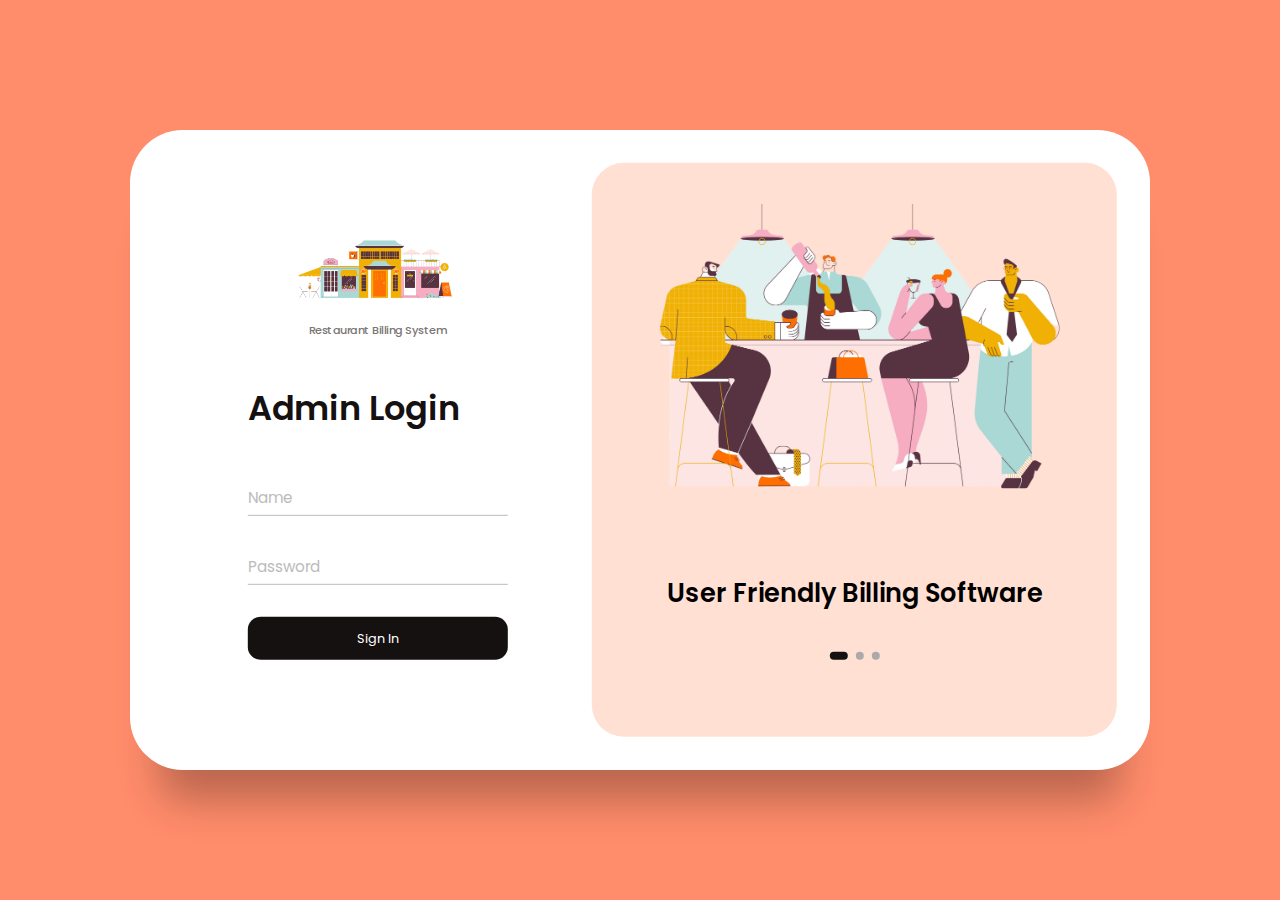
<file: Project/index.html>
<!DOCTYPE html>
<html lang="en">

<head>
  <meta charset="UTF-8">
  <meta http-equiv="X-UA-Compatible" content="IE=edge">
  <meta name="viewport" content="width=device-width, initial-scale=1.0">
  <title>Admin Login</title>
  <link rel="stylesheet" href="style.css">
</head>

<body>
  <main>
    <div class="box">
      <div class="inner-box">
        <div class="forms-wrap">
          <form action="index.html" autocomplete="off" class="sign-in-form">
            <div class="logo">
              <img src="./images/logo.png" alt="easyclass" />
              <h4>Restaurant Billing System</h4>
            </div>

            <div class="heading">
              <h2>Admin Login</h2>

            </div>

            <div class="actual-form">
              <div class="input-wrap">
                <input type="text" minlength="4" id="us" class="input-field" autocomplete="off" required />
                <label>Name</label>
              </div>

              <div class="input-wrap">
                <input id="pw" type="password" minlength="4" class="input-field" autocomplete="off" required />
                <label>Password</label>
              </div>

              <input onclick="return validate()" type="submit" value="Sign In" class="sign-btn" />
            </div>
          </form>
        </div>

        <div class="carousel">
          <div class="images-wrapper">
            <img src="./images/1.1.png" class="image img-1 show" alt="" />
            <img src="./images/2.2.png" class="image img-2" alt="" />
            <img src="./images/3.3.png" class="image img-3" alt="" />
          </div>

          <div class="text-slider">
            <div class="text-wrap">
              <div class="text-group">
                <h2>User Friendly Billing Software</h2>
                <h2>Customize as you like</h2>
                <h2>Billing Just Got Easier</h2>
              </div>
            </div>

            <div class="bullets">
              <span class="active" data-value="1"></span>
              <span data-value="2"></span>
              <span data-value="3"></span>
            </div>
          </div>
        </div>
      </div>
    </div>
  </main>
  <!-- Javascript  -->
  <script src="./app.js"></script>
  <script>
    function validate()
        {
            var u = document.getElementById('us').value;
            var p = document.getElementById('pw').value;

            if((u=='admin' && p=='0000') )
            {
                window.location = "main.html";
                return false
            }
            else
            {
                alert("Invalid Credentials")
            }
        }
  </script>
</body>

</html>
</file>
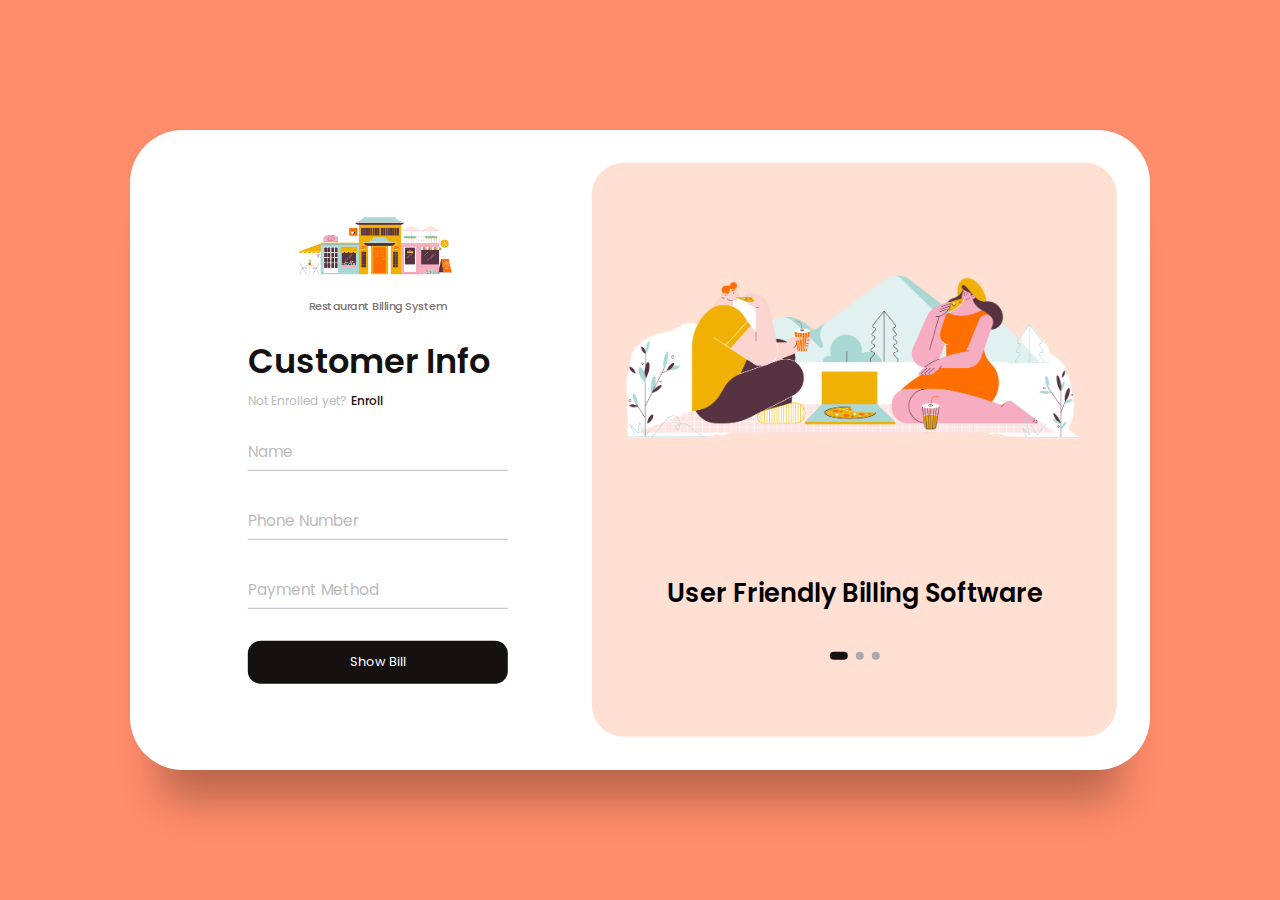
<file: Project/custEn.html>
<!DOCTYPE html>
<html lang="en">
  <head>
    <meta charset="UTF-8" />
    <meta http-equiv="X-UA-Compatible" content="IE=edge" />
    <meta name="viewport" content="width=device-width, initial-scale=1.0" />
    <title>Customer Enrollment</title>
    <link rel="stylesheet" href="style2.css" />
  </head>
  <body>
    <main>
      <div class="box">
        <div class="inner-box">
          <div class="forms-wrap">
            <form action="main.html" autocomplete="off" class="sign-in-form">
              <div class="logo">
                <img src="./images/logo.png" alt="easyclass" />
                <h4>Restaurant Billing System</h4>
              </div>

              
              <div class="heading">
                <h2>Customer Info</h2>
                <h6>Not Enrolled yet?</h6>
                <a href="#" class="toggle">Enroll</a>
              </div>

              <div class="actual-form">
                <div class="input-wrap">
                  <input
                    type="text"
                    minlength="4"
                    class="input-field"
                    autocomplete="off"
                    required
                  />
                  <label>Name</label>
                </div>

                <div class="input-wrap">
                  <input
                    type="tel"
                    minlength="10"
                    class="input-field"
                    autocomplete="off"
                    required
                  />
                  <label>Phone Number</label>
                </div>
                <div class="input-wrap">
                  <input
                    type="text"
                    minlength="4"
                    class="input-field"
                    autocomplete="off"
                    required
                  />
                  <label for="cars">Payment Method</label>
                </div>

                <input onclick="bye()" type="submit"  value="Show Bill" class="sign-btn" />

              </div>
            </form>

            <form action="index.html" autocomplete="off" class="sign-up-form">
              <div class="logo">
                <img src="./images/logo.png" alt="easyclass" />
                <h4>Restaurant Billing System</h4>
              </div>

              <div class="heading">
                <h2>New Customer</h2>
                <h6>Already have an account?</h6>
                <a href="#" class="toggle">Sign in</a>
              </div>

              <div class="actual-form">
                <div class="input-wrap">
                  <input
                    type="text"
                    minlength="4"
                    class="input-field"
                    autocomplete="off"
                    required
                  />
                  <label>Name</label>
                </div>

                <div class="input-wrap">
                  <input
                    type="email"
                    class="input-field"
                    autocomplete="off"
                    required
                  />
                  <label>Email</label>
                </div>

                <div class="input-wrap">
                  <input
                    type="tel"
                    minlength="10"
                    class="input-field"
                    autocomplete="off"
                    required
                  />
                  <label>Phone Number</label>
                </div>

                <input onclick="bye()" type="submit" onclick="loc()" value="Show Bill" class="sign-btn" />

                <p class="text">
                  By signing up, I agree to the
                  <a href="#">Terms of Services</a> and
                  <a href="#">Privacy Policy</a>
                </p>
              </div>
            </form>
          </div>

          <div class="carousel">
            <div class="images-wrapper">
              <img src="./images/1.png" class="image img-1 show" alt="" />
              <img src="./images/2.png" class="image img-2" alt="" />
              <img src="./images/3.png" class="image img-3" alt="" />
            </div>

            <div class="text-slider">
              <div class="text-wrap">
                <div class="text-group">
                  <h2>User Friendly Billing Software</h2>
                  <h2>Customize as you like</h2>
                  <h2>Billing Just Got Easier</h2>
                </div>
              </div>

              <div class="bullets">
                <span class="active" data-value="1"></span>
                <span data-value="2"></span>
                <span data-value="3"></span>
              </div>
            </div>
          </div>
        </div>
      </div>
    </main>

    <!-- Javascript file -->

    <script src="app2.js"></script>
    <script>
      function bye(){
        alert("Thankyou!!")
      }
    </script>
  </body>
</html>
</file>
<file: Project/style.css>
@import url("https://fonts.googleapis.com/css2?family=Poppins:wght@200;300;400;500;600;700;800&display=swap");

*,
*::before,
*::after {
  padding: 0;
  margin: 0;
  box-sizing: border-box;
}

body,
input {
  font-family: "Poppins", sans-serif;
}

main {
  width: 100%;
  min-height: 100vh;
  overflow: hidden;
  background-color: #ff8c6b;
  padding: 2rem;
  display: flex;
  align-items: center;
  justify-content: center;
}

.box {
  position: relative;
  width: 100%;
  max-width: 1020px;
  height: 640px;
  background-color: #fff;
  border-radius: 3.3rem;
  box-shadow: 0 60px 40px -30px rgba(0, 0, 0, 0.27);
}

.inner-box {
  position: absolute;
  width: calc(100% - 4.1rem);
  height: calc(100% - 4.1rem);
  top: 50%;
  left: 50%;
  transform: translate(-50%, -50%);
}

.forms-wrap {
  position: absolute;
  height: 100%;
  width: 45%;
  top: 0;
  left: 0;
  
}

form {
  max-width: 260px;
  width: 100%;
  margin: 0 auto;
  height: 100%;
  display: flex;
  flex-direction: column;
  justify-content: space-evenly;
  grid-column: 1 / 2;
  grid-row: 1 / 2;
  transition: opacity 0.02s 0.4s;
}



.logo {
  display: flex;
  flex-direction: column;
  align-items: center;
  justify-content: flex-start;
}

.logo img {
  width: 175px;
  margin-right: 0.3rem;
  padding: 0;
}

.logo h4 {
  font-size: 0.7rem;
  margin-top: -9px;
  letter-spacing: -0.5px;
  color: #7b7575;
  font-weight: 500;
}

.heading h2 {
  font-size: 2.1rem;
  font-weight: 600;
  color: #151111;
}

.heading h6 {
  color: #bababa;
  font-weight: 400;
  font-size: 0.75rem;
  display: inline;
}

.toggle {
  color: #151111;
  text-decoration: none;
  font-size: 0.75rem;
  font-weight: 500;
  transition: 0.3s;
}

.toggle:hover {
  color: #8371fd;
}

.input-wrap {
  position: relative;
  height: 37px;
  margin-bottom: 2rem;
}

.input-field {
  position: absolute;
  width: 100%;
  height: 100%;
  background: none;
  border: none;
  outline: none;
  border-bottom: 1px solid #bbb;
  padding: 0;
  font-size: 0.95rem;
  color: #151111;
  transition: 0.4s;
}

label {
  position: absolute;
  left: 0;
  top: 50%;
  transform: translateY(-50%);
  font-size: 0.95rem;
  color: #bbb;
  pointer-events: none;
  transition: 0.4s;
}

.input-field.active {
  border-bottom-color: #151111;
}

.input-field.active + label {
  font-size: 0.75rem;
  top: -2px;
}

.sign-btn {
  display: inline-block;
  width: 100%;
  height: 43px;
  background-color: #151111;
  color: #fff;
  border: none;
  cursor: pointer;
  border-radius: 0.8rem;
  font-size: 0.8rem;
  margin-bottom: 2rem;
  transition: 0.3s;
}

.sign-btn:hover {
  background-color: #8371fd;
}




.carousel {
  position: absolute;
  height: 100%;
  width: 55%;
  left: 45%;
  top: 0;
  background-color: #ffe0d2;
  border-radius: 2rem;
  display: grid;
  grid-template-rows: auto 1fr;
  padding-bottom: 2rem;
  overflow: hidden;
  transition: 0.8s ease-in-out;
}

.images-wrapper {
  display: grid;
  grid-template-columns: 1fr;
  grid-template-rows: 1fr;
}

.image {
  width: 100%;
  grid-column: 1/2;
  grid-row: 1/2;
  opacity: 0;
  transition: opacity 0.3s, transform 0.5s;
}

.img-1 {
  transform: translate(0, -50px);
}

.img-2 {
  transform: scale(0.4, 0.5);
}

.img-3 {
  transform: scale(0.3) rotate(-20deg);
}

.image.show {
  opacity: 1;
  transform: none;
}

.text-slider {
  display: flex;
  align-items: center;
  justify-content: center;
  flex-direction: column;
}

.text-wrap {
  max-height: 2.2rem;
  overflow: hidden;
  margin-bottom: 2.5rem;
}

.text-group {
  display: flex;
  flex-direction: column;
  text-align: center;
  transform: translateY(0);
  transition: 0.5s;
}

.text-group h2 {
  line-height: 2.2rem;
  font-weight: 600;
  font-size: 1.6rem;
}

.bullets {
  display: flex;
  align-items: center;
  justify-content: center;
}

.bullets span {
  display: block;
  width: 0.5rem;
  height: 0.5rem;
  background-color: #aaa;
  margin: 0 0.25rem;
  border-radius: 50%;
  cursor: pointer;
  transition: 0.3s;
}

.bullets span.active {
  width: 1.1rem;
  background-color: #151111;
  border-radius: 1rem;
}

@media (max-width: 850px) {
  .box {
    height: auto;
    max-width: 550px;
    overflow: hidden;
  }

  .inner-box {
    position: static;
    transform: none;
    width: revert;
    height: revert;
    padding: 2rem;
  }

  .forms-wrap {
    position: revert;
    width: 100%;
    height: auto;
  }

  form {
    max-width: revert;
    padding: 1.5rem 2.5rem 2rem;
    transition: transform 0.8s ease-in-out, opacity 0.45s linear;
  }

  .heading {
    margin: 2rem 0;
  }

  form.sign-up-form {
    transform: translateX(100%);
  }

  main.sign-up-mode form.sign-in-form {
    transform: translateX(-100%);
  }

  main.sign-up-mode form.sign-up-form {
    transform: translateX(0%);
  }

  .carousel {
    position: revert;
    height: auto;
    width: 100%;
    padding: 3rem 2rem;
    display: flex;
  }

  .images-wrapper {
    display: none;
  }

  .text-slider {
    width: 100%;
  }
}

@media (max-width: 530px) {
  main {
    padding: 1rem;
  }

  .box {
    border-radius: 2rem;
  }

  .inner-box {
    padding: 1rem;
  }

  .carousel {
    padding: 1.5rem 1rem;
    border-radius: 1.6rem;
  }

  .text-wrap {
    margin-bottom: 1rem;
  }

  .text-group h2 {
    font-size: 1.2rem;
  }

  form {
    padding: 1rem 2rem 1.5rem;
  }
}
</file>
<file: Project/style2.css>
@import url("https://fonts.googleapis.com/css2?family=Poppins:wght@200;300;400;500;600;700;800&display=swap");

*,
*::before,
*::after {
  padding: 0;
  margin: 0;
  box-sizing: border-box;
}

body,
input {
  font-family: "Poppins", sans-serif;
}


main {
  width: 100%;
  min-height: 100vh;
  overflow: hidden;
  background-color: #ff8c6b;
  padding: 2rem;
  display: flex;
  align-items: center;
  justify-content: center;
}

.box {
  position: relative;
  width: 100%;
  max-width: 1020px;
  height: 640px;
  background-color: #fff;
  border-radius: 3.3rem;
  box-shadow: 0 60px 40px -30px rgba(0, 0, 0, 0.27);
}

.inner-box {
  position: absolute;
  width: calc(100% - 4.1rem);
  height: calc(100% - 4.1rem);
  top: 50%;
  left: 50%;
  transform: translate(-50%, -50%);
}

.forms-wrap {
  position: absolute;
  height: 100%;
  width: 45%;
  top: 0;
  left: 0;
  display: grid;
  grid-template-columns: 1fr;
  grid-template-rows: 1fr;
  transition: 0.8s ease-in-out;
}

form {
  max-width: 260px;
  width: 100%;
  margin: 0 auto;
  height: 100%;
  display: flex;
  flex-direction: column;
  justify-content: space-evenly;
  grid-column: 1 / 2;
  grid-row: 1 / 2;
  transition: opacity 0.02s 0.4s;
}

form.sign-up-form {
  opacity: 0;
  pointer-events: none;
}
.logo {
  display: flex;
  flex-direction: column;
  align-items: center;
  justify-content: flex-start;
}

.logo img {
  width: 175px;
  margin-right: 0.3rem;
  padding: 0;
}

.logo h4 {
  font-size: 0.7rem;
  margin-top: -9px;
  letter-spacing: -0.5px;
  color: #7b7575;
  font-weight: 500;
}

.heading h2 {
  font-size: 2.1rem;
  font-weight: 600;
  color: #151111;
}

.heading h6 {
  color: #bababa;
  font-weight: 400;
  font-size: 0.75rem;
  display: inline;
}

.toggle {
  color: #151111;
  text-decoration: none;
  font-size: 0.75rem;
  font-weight: 500;
  transition: 0.3s;
}

.toggle:hover {
  color: #8371fd;
}

.input-wrap {
  position: relative;
  height: 37px;
  margin-bottom: 2rem;
}

.input-field {
  position: absolute;
  width: 100%;
  height: 100%;
  background: none;
  border: none;
  outline: none;
  border-bottom: 1px solid #bbb;
  padding: 0;
  font-size: 0.95rem;
  color: #151111;
  transition: 0.4s;
}

label {
  position: absolute;
  left: 0;
  top: 50%;
  transform: translateY(-50%);
  font-size: 0.95rem;
  color: #bbb;
  pointer-events: none;
  transition: 0.4s;
}

.input-field.active {
  border-bottom-color: #151111;
}

.input-field.active + label {
  font-size: 0.75rem;
  top: -2px;
}

.sign-btn {
  display: inline-block;
  width: 100%;
  height: 43px;
  background-color: #151111;
  color: #fff;
  border: none;
  cursor: pointer;
  border-radius: 0.8rem;
  font-size: 0.8rem;
  margin-bottom: 2rem;
  transition: 0.3s;
}

.sign-btn:hover {
  background-color: #8371fd;
}

.text {
  color: #bbb;
  font-size: 0.7rem;
}

.text a {
  color: #bbb;
  transition: 0.3s;
}

.text a:hover {
  color: #8371fd;
}

main.sign-up-mode form.sign-in-form {
  opacity: 0;
  pointer-events: none;
}

main.sign-up-mode form.sign-up-form {
  opacity: 1;
  pointer-events: all;
}

main.sign-up-mode .forms-wrap {
  left: 55%;
}

main.sign-up-mode .carousel {
  left: 0%;
}

.carousel {
  position: absolute;
  height: 100%;
  width: 55%;
  left: 45%;
  top: 0;
  background-color: #ffe0d2;
  border-radius: 2rem;
  display: grid;
  grid-template-rows: auto 1fr;
  padding-bottom: 2rem;
  overflow: hidden;
  transition: 0.8s ease-in-out;
}

.images-wrapper {
  display: grid;
  grid-template-columns: 1fr;
  grid-template-rows: 1fr;
}

.image {
  width: 100%;
  grid-column: 1/2;
  grid-row: 1/2;
  opacity: 0;
  transition: opacity 0.3s, transform 0.5s;
}

.img-1 {
  transform: translate(0, -50px);
}

.img-2 {
  transform: scale(0.4, 0.5);
}

.img-3 {
  transform: scale(0.3) rotate(-20deg);
}

.image.show {
  opacity: 1;
  transform: none;
}

.text-slider {
  display: flex;
  align-items: center;
  justify-content: center;
  flex-direction: column;
}

.text-wrap {
  max-height: 2.2rem;
  overflow: hidden;
  margin-bottom: 2.5rem;
}

.text-group {
  display: flex;
  flex-direction: column;
  text-align: center;
  transform: translateY(0);
  transition: 0.5s;
}

.text-group h2 {
  line-height: 2.2rem;
  font-weight: 600;
  font-size: 1.6rem;
}

.bullets {
  display: flex;
  align-items: center;
  justify-content: center;
}

.bullets span {
  display: block;
  width: 0.5rem;
  height: 0.5rem;
  background-color: #aaa;
  margin: 0 0.25rem;
  border-radius: 50%;
  cursor: pointer;
  transition: 0.3s;
}

.bullets span.active {
  width: 1.1rem;
  background-color: #151111;
  border-radius: 1rem;
}

@media (max-width: 850px) {
  .box {
    height: auto;
    max-width: 550px;
    overflow: hidden;
  }

  .inner-box {
    position: static;
    transform: none;
    width: revert;
    height: revert;
    padding: 2rem;
  }

  .forms-wrap {
    position: revert;
    width: 100%;
    height: auto;
  }

  form {
    max-width: revert;
    padding: 1.5rem 2.5rem 2rem;
    transition: transform 0.8s ease-in-out, opacity 0.45s linear;
  }

  .heading {
    margin: 2rem 0;
  }

  form.sign-up-form {
    transform: translateX(100%);
  }

  main.sign-up-mode form.sign-in-form {
    transform: translateX(-100%);
  }

  main.sign-up-mode form.sign-up-form {
    transform: translateX(0%);
  }

  .carousel {
    position: revert;
    height: auto;
    width: 100%;
    padding: 3rem 2rem;
    display: flex;
  }

  .images-wrapper {
    display: none;
  }

  .text-slider {
    width: 100%;
  }
}

@media (max-width: 530px) {
  main {
    padding: 1rem;
  }

  .box {
    border-radius: 2rem;
  }

  .inner-box {
    padding: 1rem;
  }

  .carousel {
    padding: 1.5rem 1rem;
    border-radius: 1.6rem;
  }

  .text-wrap {
    margin-bottom: 1rem;
  }

  .text-group h2 {
    font-size: 1.2rem;
  }

  form {
    padding: 1rem 2rem 1.5rem;
  }
}
</file>
